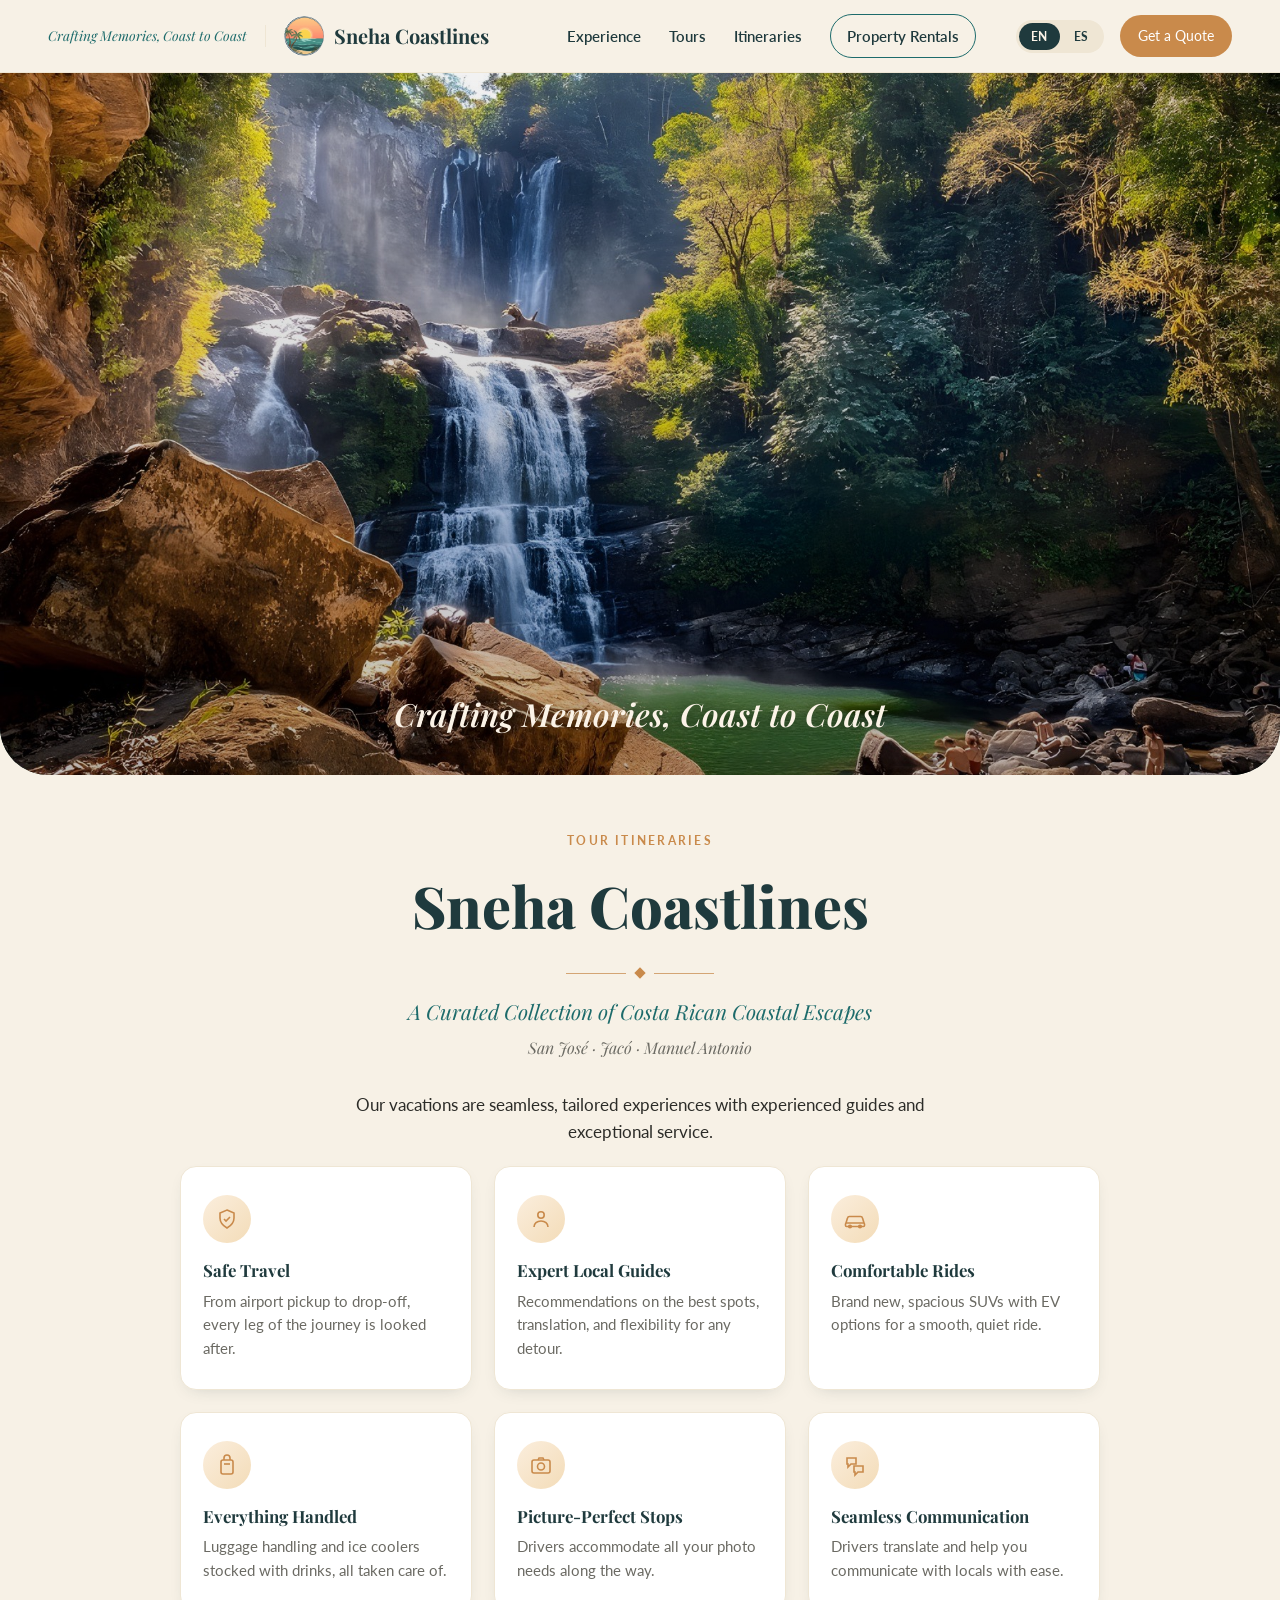
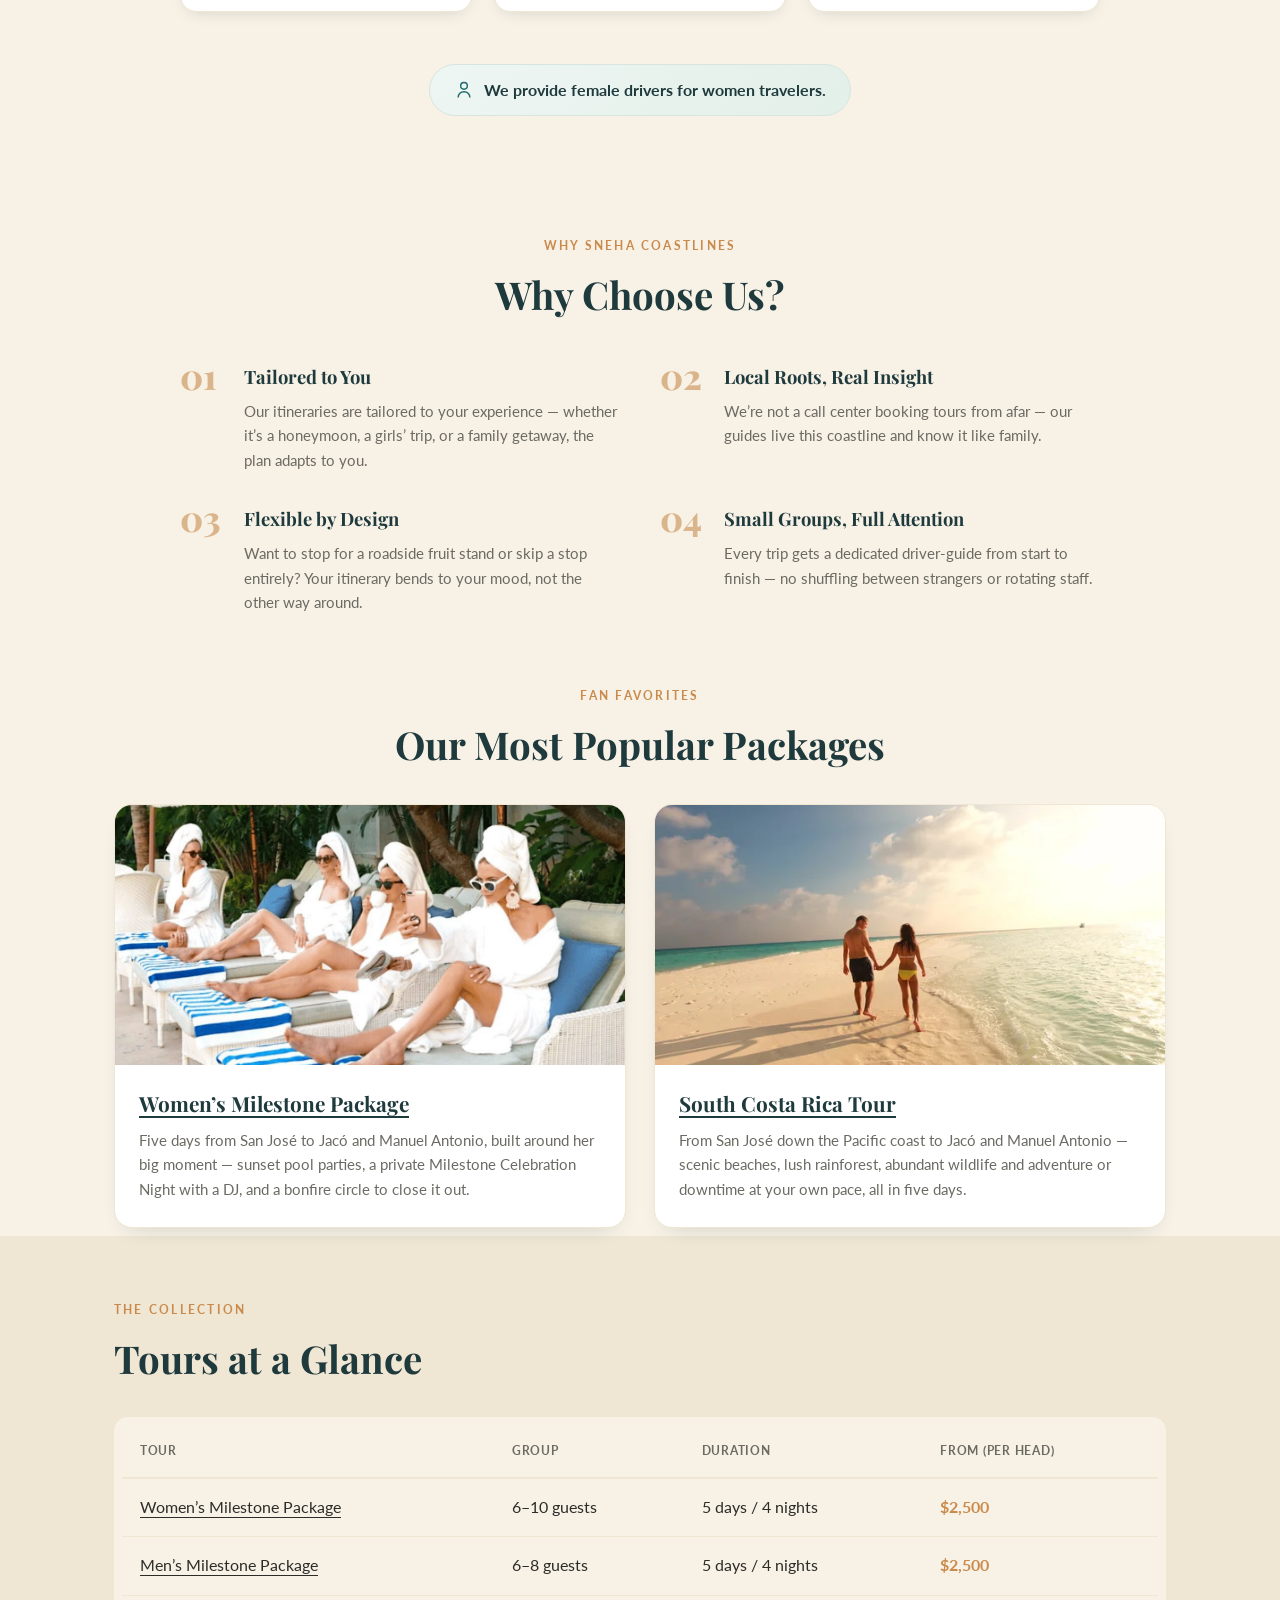
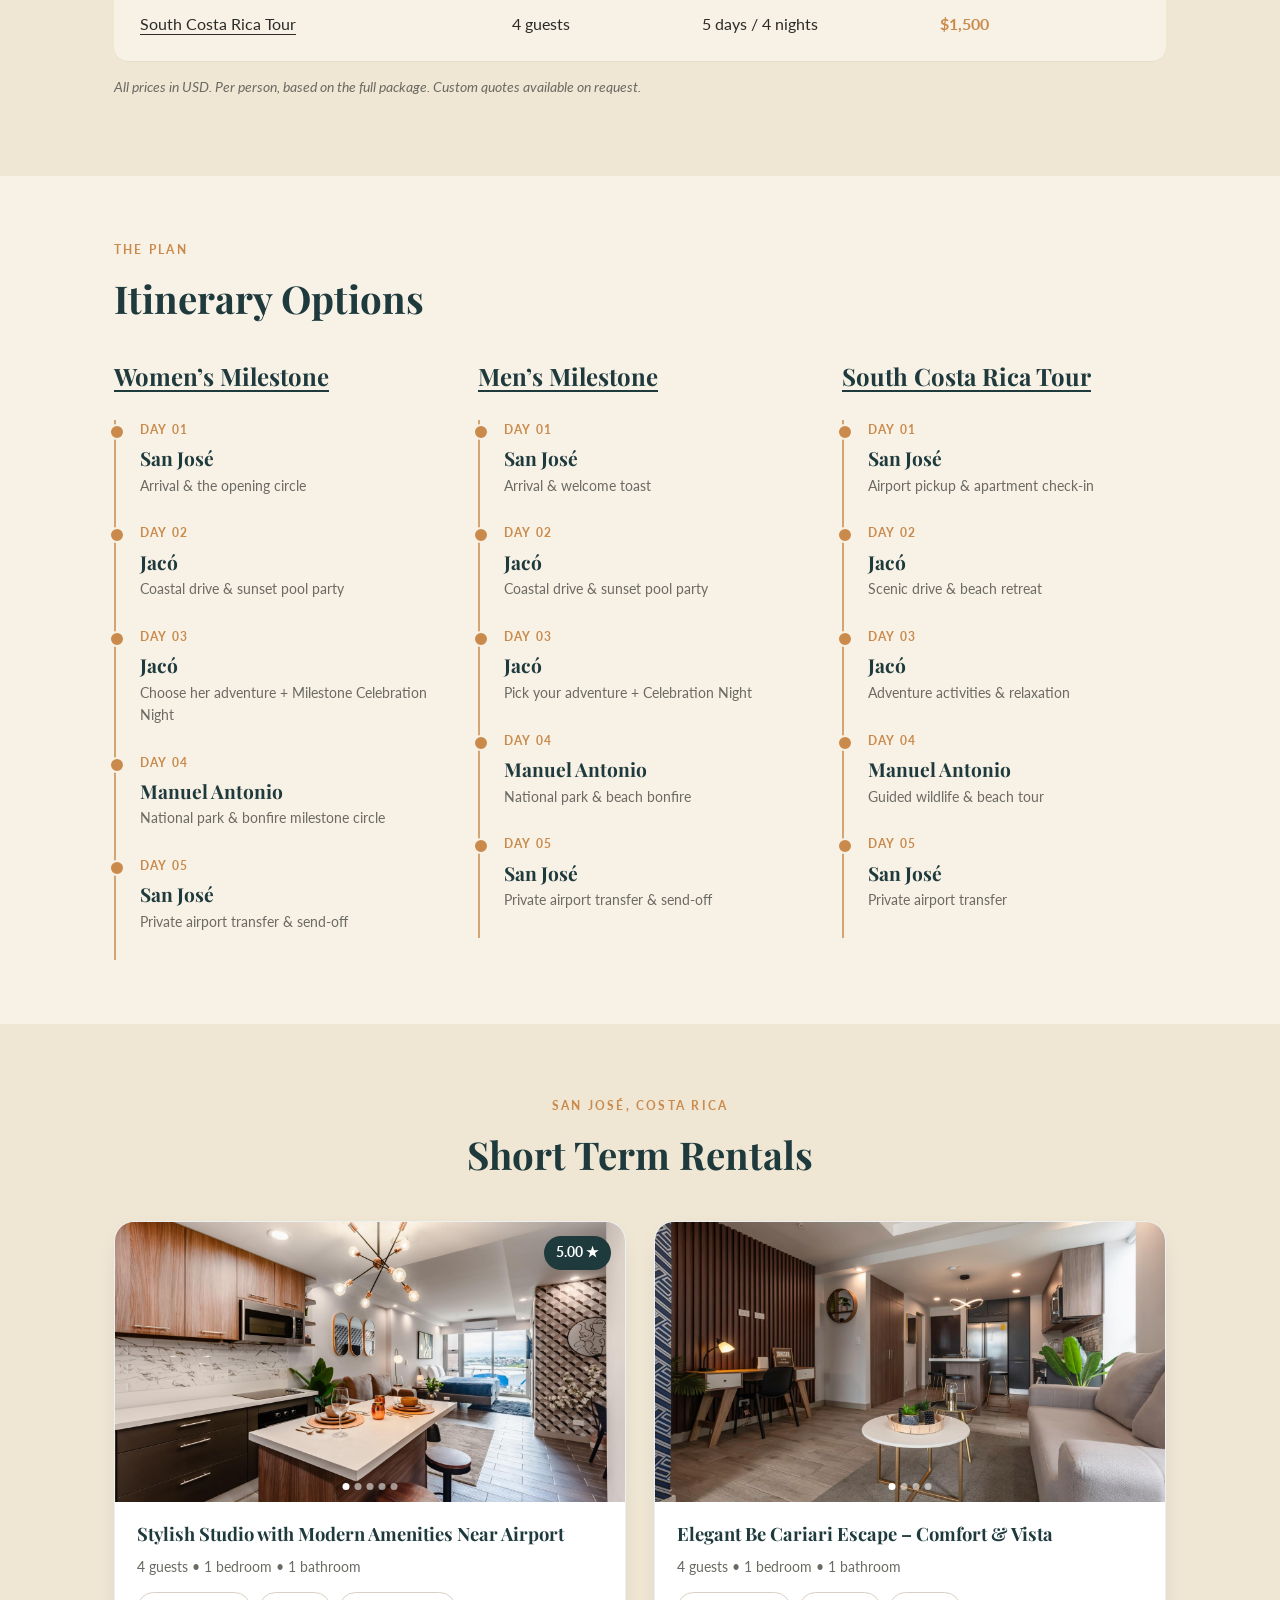
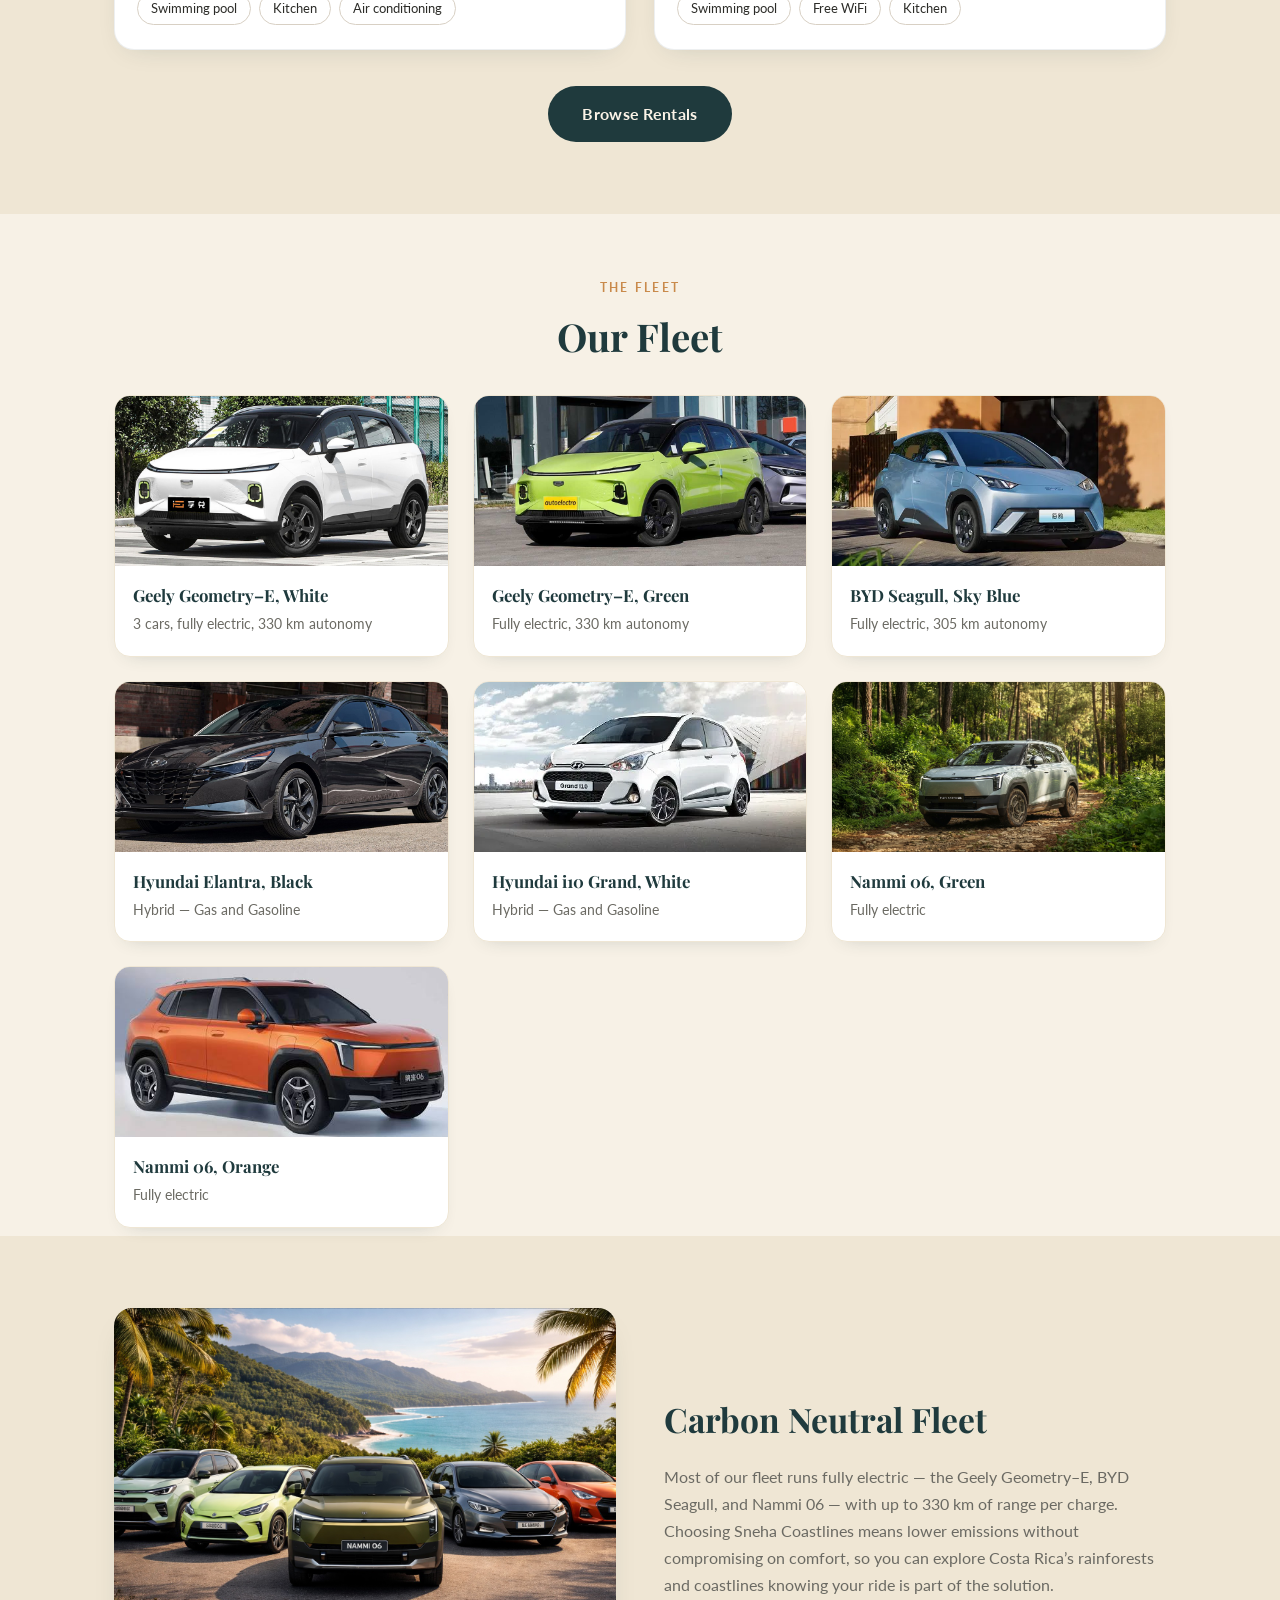
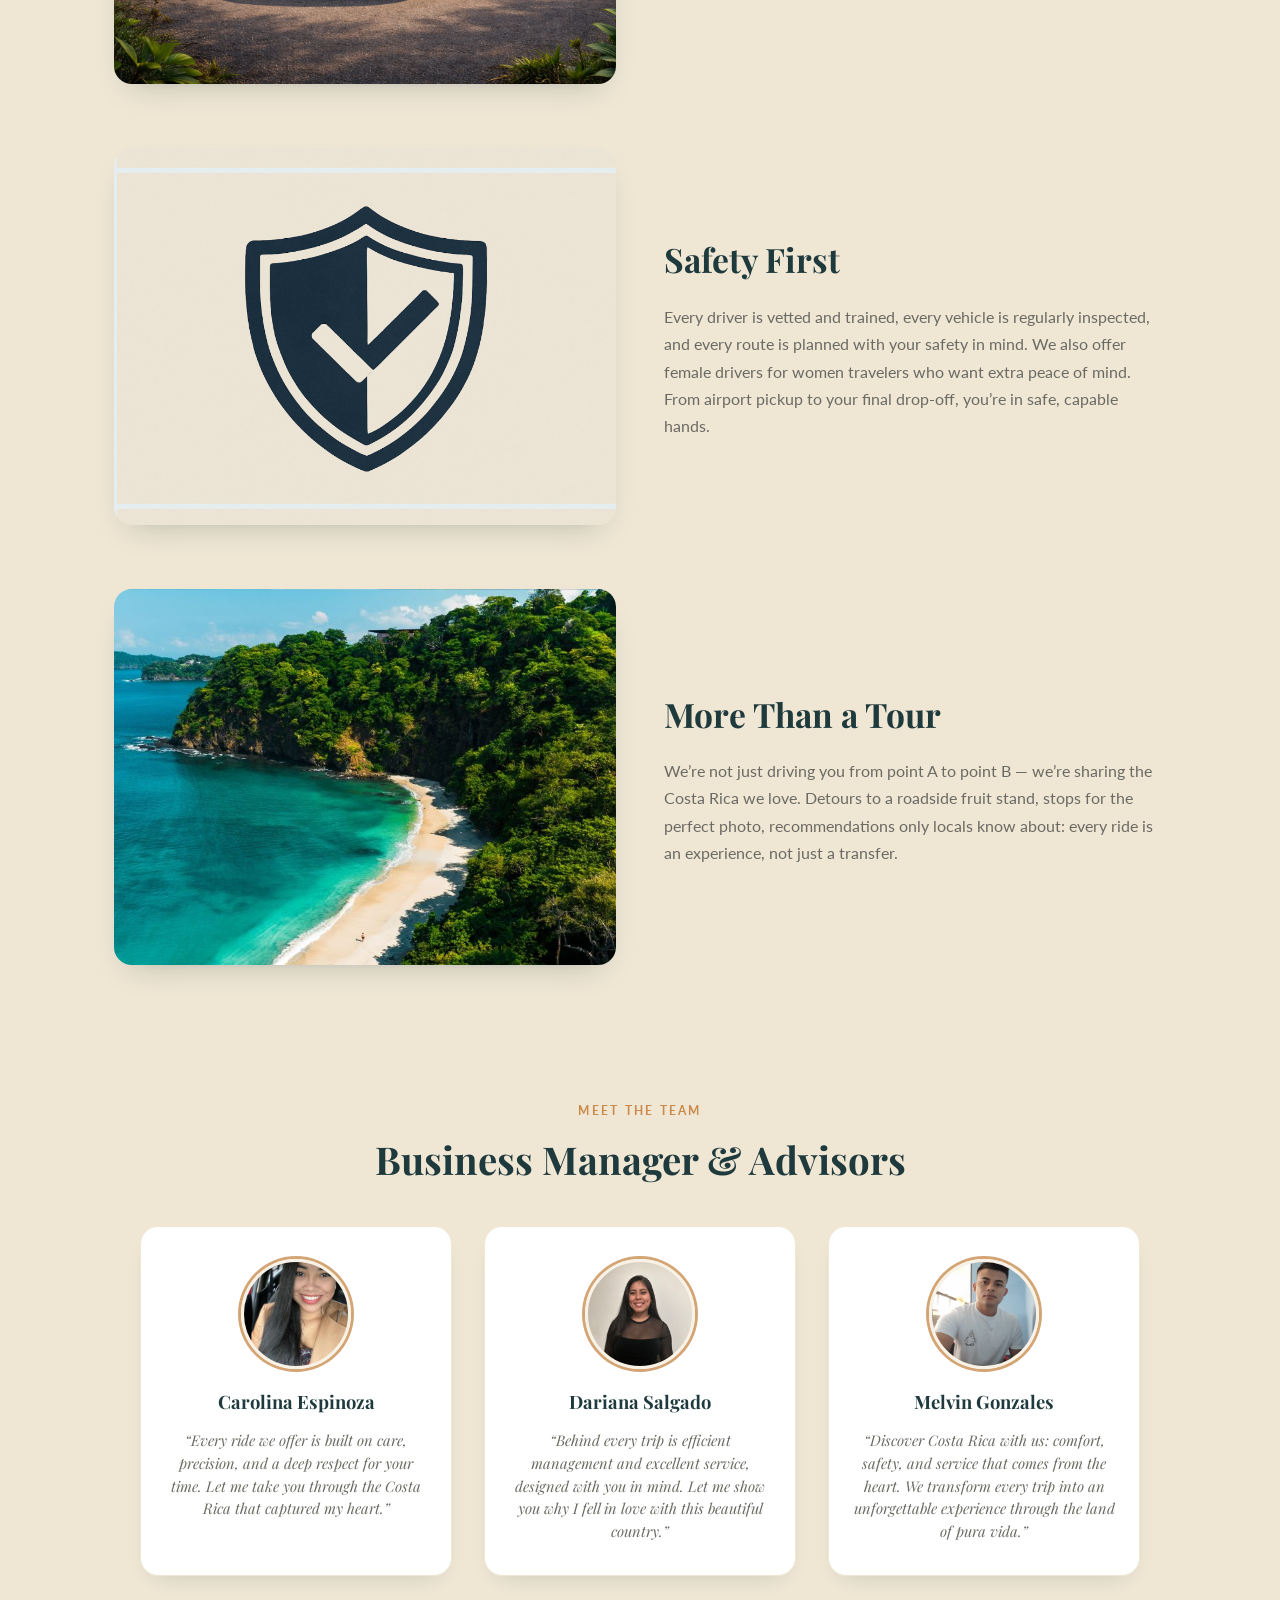
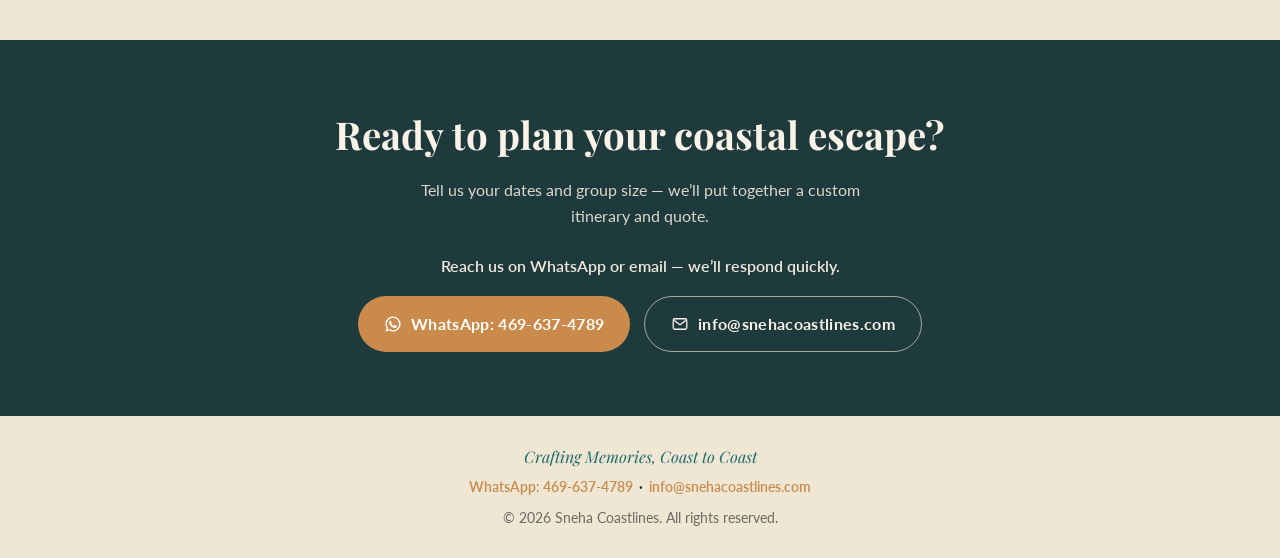
<file: index.html>
<!DOCTYPE html>
<html lang="en">
<head>
  <meta charset="UTF-8" />
  <meta name="viewport" content="width=device-width, initial-scale=1.0" />
  <title>Sneha Coastlines | Costa Rican Coastal Tour Itineraries</title>
  <meta name="description" content="Curated Costa Rican coastal escapes — San José, Jacó, Manuel Antonio. Seamless, tailored tours with expert local guides." />
  <link rel="preconnect" href="https://fonts.googleapis.com">
  <link rel="preconnect" href="https://fonts.gstatic.com" crossorigin>
  <link href="https://fonts.googleapis.com/css2?family=Playfair+Display:wght@600;700;800&family=Lato:wght@300;400;600;700&display=swap" rel="stylesheet">
  <link rel="stylesheet" href="styles.css?v=3" />
</head>
<body>

  <header class="site-header">
    <div class="container header-inner">
      <div class="header-left">
        <p class="header-tagline" data-i18n="header.tagline">Crafting Memories, Coast to Coast</p>
        <a href="#" class="logo">
          <img class="logo-badge" src="assets/images/logo-icon.png" width="40" height="40" alt="Sneha Coastlines logo" />
          <span class="logo-text">Sneha Coastlines</span>
        </a>
      </div>
      <nav class="main-nav" id="main-nav">
        <a href="#experience" data-i18n="nav.experience">Experience</a>
        <a href="#tours">Tours</a>
        <a href="#itineraries" data-i18n="nav.itineraries">Itineraries</a>
        <a href="#rentals" class="nav-rentals-btn" data-i18n="nav.rentals">Property Rentals</a>
      </nav>
      <div class="lang-toggle" role="group" aria-label="Language selector">
        <button type="button" class="lang-btn active" data-lang="en">EN</button>
        <button type="button" class="lang-btn" data-lang="es">ES</button>
      </div>
      <a href="#contact" class="nav-cta" data-i18n="nav.cta">Get a Quote</a>
      <button class="nav-toggle" id="nav-toggle" aria-label="Toggle navigation" aria-expanded="false">
        <span></span><span></span><span></span>
      </button>
    </div>
  </header>

  <main>
    <!-- HERO -->
    <section class="hero" id="hero-carousel">
      <div class="hero-slide active" style="background-image: url('assets/images/hero-waterfall.jpg');"></div>
      <div class="hero-slide" style="background-image: url('assets/images/hero-volcano.jpg');"></div>
      <div class="hero-slide" style="background-image: url('assets/images/hero-beach.jpg');"></div>
      <div class="hero-slide" style="background-image: url('assets/images/hero-cove.jpg');"></div>
      <div class="hero-overlay"></div>
      <p class="hero-tagline" data-i18n="header.tagline">Crafting Memories, Coast to Coast</p>
    </section>

    <section class="intro container" id="experience">
      <p class="eyebrow" data-i18n="hero.eyebrow">Tour Itineraries</p>
      <h1>Sneha Coastlines</h1>
      <div class="divider" aria-hidden="true"><span></span><i></i><span></span></div>
      <p class="subtitle" data-i18n="hero.subtitle">A Curated Collection of Costa Rican Coastal Escapes</p>
      <p class="locations">San José &middot; Jacó &middot; Manuel Antonio</p>

      <p class="lede" data-i18n="hero.lede">Our vacations are seamless, tailored experiences with experienced guides and exceptional service.</p>

      <div class="feature-grid">
        <div class="feature-card">
          <span class="feature-icon" aria-hidden="true">
            <svg viewBox="0 0 24 24" fill="none" stroke="currentColor" stroke-width="1.6"><path d="M12 3l7 3v5c0 5-3.5 8-7 10-3.5-2-7-5-7-10V6l7-3z"/><path d="M9 12l2 2 4-4"/></svg>
          </span>
          <h3 data-i18n="feature.safe.title">Safe Travel</h3>
          <p data-i18n="feature.safe.desc">From airport pickup to drop-off, every leg of the journey is looked after.</p>
        </div>

        <div class="feature-card">
          <span class="feature-icon" aria-hidden="true">
            <svg viewBox="0 0 24 24" fill="none" stroke="currentColor" stroke-width="1.6"><circle cx="12" cy="8" r="3.2"/><path d="M5 20c0-3.5 3-6 7-6s7 2.5 7 6"/></svg>
          </span>
          <h3 data-i18n="feature.guides.title">Expert Local Guides</h3>
          <p data-i18n="feature.guides.desc">Recommendations on the best spots, translation, and flexibility for any detour.</p>
        </div>

        <div class="feature-card">
          <span class="feature-icon" aria-hidden="true">
            <svg viewBox="0 0 24 24" fill="none" stroke="currentColor" stroke-width="1.6"><path d="M3 16l1.5-5A2 2 0 0 1 6.4 9.5h11.2a2 2 0 0 1 1.9 1.5L21 16"/><rect x="2.5" y="16" width="19" height="3.5" rx="1"/><circle cx="7" cy="19.5" r="1.3"/><circle cx="17" cy="19.5" r="1.3"/></svg>
          </span>
          <h3 data-i18n="feature.rides.title">Comfortable Rides</h3>
          <p data-i18n="feature.rides.desc">Brand new, spacious SUVs with EV options for a smooth, quiet ride.</p>
        </div>

        <div class="feature-card">
          <span class="feature-icon" aria-hidden="true">
            <svg viewBox="0 0 24 24" fill="none" stroke="currentColor" stroke-width="1.6"><rect x="6" y="7" width="12" height="14" rx="2"/><path d="M9 7V5a3 3 0 0 1 6 0v2"/><path d="M9 11h6"/></svg>
          </span>
          <h3 data-i18n="feature.handled.title">Everything Handled</h3>
          <p data-i18n="feature.handled.desc">Luggage handling and ice coolers stocked with drinks, all taken care of.</p>
        </div>

        <div class="feature-card">
          <span class="feature-icon" aria-hidden="true">
            <svg viewBox="0 0 24 24" fill="none" stroke="currentColor" stroke-width="1.6"><rect x="3" y="7" width="18" height="13" rx="2"/><circle cx="12" cy="13.5" r="3.5"/><path d="M9 7l1-2h4l1 2"/></svg>
          </span>
          <h3 data-i18n="feature.photos.title">Picture-Perfect Stops</h3>
          <p data-i18n="feature.photos.desc">Drivers accommodate all your photo needs along the way.</p>
        </div>

        <div class="feature-card">
          <span class="feature-icon" aria-hidden="true">
            <svg viewBox="0 0 24 24" fill="none" stroke="currentColor" stroke-width="1.6"><path d="M4 5h9v6H8l-3 3v-3H4z"/><path d="M11 13h9v6h-5l-3 3v-3h-1z"/></svg>
          </span>
          <h3 data-i18n="feature.comm.title">Seamless Communication</h3>
          <p data-i18n="feature.comm.desc">Drivers translate and help you communicate with locals with ease.</p>
        </div>
      </div>

      <p class="callout">
        <span class="callout-icon" aria-hidden="true">
          <svg viewBox="0 0 24 24" fill="none" stroke="currentColor" stroke-width="1.7"><circle cx="12" cy="7" r="4"/><path d="M5 21c0-4 3-7 7-7s7 3 7 7"/></svg>
        </span>
        <span data-i18n="callout.text">We provide female drivers for women travelers.</span>
      </p>
    </section>

    <!-- WHY CHOOSE US -->
    <section class="why" id="why">
      <div class="container">
        <p class="eyebrow" data-i18n="why.eyebrow">Why Sneha Coastlines</p>
        <h2 data-i18n="why.heading">Why Choose Us?</h2>

        <div class="why-grid">
          <div class="why-item">
            <span class="why-number">01</span>
            <h3 data-i18n="why.tailored.title">Tailored to You</h3>
            <p data-i18n="why.tailored.desc">Our itineraries are tailored to your experience &mdash; whether it&rsquo;s a honeymoon, a girls&rsquo; trip, or a family getaway, the plan adapts to you.</p>
          </div>

          <div class="why-item">
            <span class="why-number">02</span>
            <h3 data-i18n="why.local.title">Local Roots, Real Insight</h3>
            <p data-i18n="why.local.desc">We&rsquo;re not a call center booking tours from afar &mdash; our guides live this coastline and know it like family.</p>
          </div>

          <div class="why-item">
            <span class="why-number">03</span>
            <h3 data-i18n="why.flexible.title">Flexible by Design</h3>
            <p data-i18n="why.flexible.desc">Want to stop for a roadside fruit stand or skip a stop entirely? Your itinerary bends to your mood, not the other way around.</p>
          </div>

          <div class="why-item">
            <span class="why-number">04</span>
            <h3 data-i18n="why.attention.title">Small Groups, Full Attention</h3>
            <p data-i18n="why.attention.desc">Every trip gets a dedicated driver-guide from start to finish &mdash; no shuffling between strangers or rotating staff.</p>
          </div>
        </div>
      </div>
    </section>

    <!-- POPULAR PACKAGES -->
    <section class="popular" id="popular">
      <div class="container">
        <p class="eyebrow" data-i18n="popular.eyebrow">Fan Favorites</p>
        <h2 data-i18n="popular.heading">Our Most Popular Packages</h2>

        <div class="popular-grid">
          <article class="popular-card">
            <div class="popular-image" style="background-image: url('assets/images/ladies-coastal-escape.jpg');" role="img" aria-label="A group of friends in white robes relaxing poolside under fringed umbrellas"></div>
            <div class="popular-body">
              <h3><a href="womens-milestone.html" data-i18n="popular.women.title">Women&rsquo;s Milestone Package</a></h3>
              <p data-i18n="popular.women.desc">Five days from San José to Jacó and Manuel Antonio, built around her big moment &mdash; sunset pool parties, a private Milestone Celebration Night with a DJ, and a bonfire circle to close it out.</p>
            </div>
          </article>

          <article class="popular-card">
            <div class="popular-image" style="background-image: url('assets/images/honeymoon-vacation.jpg');" role="img" aria-label="A couple holding hands and walking along a sandy beach at sunset"></div>
            <div class="popular-body">
              <h3><a href="south-costa-rica.html" data-i18n="popular.south.title">South Costa Rica Tour</a></h3>
              <p data-i18n="popular.south.desc">From San José down the Pacific coast to Jacó and Manuel Antonio &mdash; scenic beaches, lush rainforest, abundant wildlife and adventure or downtime at your own pace, all in five days.</p>
            </div>
          </article>
        </div>
      </div>
    </section>

    <!-- TOURS AT A GLANCE -->
    <section class="tours" id="tours">
      <div class="container">
        <p class="eyebrow" data-i18n="tours.eyebrow">The Collection</p>
        <h2 data-i18n="tours.heading">Tours at a Glance</h2>

        <div class="table-wrap">
          <table class="tours-table">
            <thead>
              <tr>
                <th>Tour</th>
                <th data-i18n="tours.th.group">Group</th>
                <th data-i18n="tours.th.duration">Duration</th>
                <th data-i18n="tours.th.price">From (Per head)</th>
              </tr>
            </thead>
            <tbody>
              <tr>
                <td><a href="womens-milestone.html" data-i18n="popular.women.title">Women&rsquo;s Milestone Package</a></td>
                <td data-i18n="guests.610">6&ndash;10 guests</td>
                <td data-i18n="duration.5d4n">5 days / 4 nights</td>
                <td class="price">$2,500</td>
              </tr>
              <tr>
                <td><a href="mens-milestone.html" data-i18n="tours.men.name">Men&rsquo;s Milestone Package</a></td>
                <td data-i18n="guests.68">6&ndash;8 guests</td>
                <td data-i18n="duration.5d4n">5 days / 4 nights</td>
                <td class="price">$2,500</td>
              </tr>
              <tr>
                <td><a href="south-costa-rica.html" data-i18n="popular.south.title">South Costa Rica Tour</a></td>
                <td data-i18n="guests.4">4 guests</td>
                <td data-i18n="duration.5d4n">5 days / 4 nights</td>
                <td class="price">$1,500</td>
              </tr>
            </tbody>
          </table>
        </div>
        <p class="fine-print" data-i18n="tours.finePrint">All prices in USD. Per person, based on the full package. Custom quotes available on request.</p>
      </div>
    </section>

    <!-- ITINERARY OPTIONS -->
    <section class="itineraries" id="itineraries">
      <div class="container">
        <p class="eyebrow" data-i18n="itin.eyebrow">The Plan</p>
        <h2 data-i18n="itin.heading">Itinerary Options</h2>

        <div class="routes">
          <div class="route">
            <h3><a href="womens-milestone.html" data-i18n="itin.women">Women&rsquo;s Milestone</a></h3>
            <ol class="timeline">
              <li><span class="day" data-i18n="day.01">Day 01</span><span class="place"><span>San José</span> <small data-i18n="itin.w1">Arrival &amp; the opening circle</small></span></li>
              <li><span class="day" data-i18n="day.02">Day 02</span><span class="place"><span>Jacó</span> <small data-i18n="itin.w2">Coastal drive &amp; sunset pool party</small></span></li>
              <li><span class="day" data-i18n="day.03">Day 03</span><span class="place"><span>Jacó</span> <small data-i18n="itin.w3">Choose her adventure + Milestone Celebration Night</small></span></li>
              <li><span class="day" data-i18n="day.04">Day 04</span><span class="place"><span>Manuel Antonio</span> <small data-i18n="itin.w4">National park &amp; bonfire milestone circle</small></span></li>
              <li><span class="day" data-i18n="day.05">Day 05</span><span class="place"><span>San José</span> <small data-i18n="itin.w5">Private airport transfer &amp; send-off</small></span></li>
            </ol>
          </div>

          <div class="route">
            <h3><a href="mens-milestone.html" data-i18n="itin.men">Men&rsquo;s Milestone</a></h3>
            <ol class="timeline">
              <li><span class="day" data-i18n="day.01">Day 01</span><span class="place"><span>San José</span> <small data-i18n="itin.m1">Arrival &amp; welcome toast</small></span></li>
              <li><span class="day" data-i18n="day.02">Day 02</span><span class="place"><span>Jacó</span> <small data-i18n="itin.m2">Coastal drive &amp; sunset pool party</small></span></li>
              <li><span class="day" data-i18n="day.03">Day 03</span><span class="place"><span>Jacó</span> <small data-i18n="itin.m3">Pick your adventure + Celebration Night</small></span></li>
              <li><span class="day" data-i18n="day.04">Day 04</span><span class="place"><span>Manuel Antonio</span> <small data-i18n="itin.m4">National park &amp; beach bonfire</small></span></li>
              <li><span class="day" data-i18n="day.05">Day 05</span><span class="place"><span>San José</span> <small data-i18n="itin.m5">Private airport transfer &amp; send-off</small></span></li>
            </ol>
          </div>

          <div class="route">
            <h3><a href="south-costa-rica.html" data-i18n="itin.south">South Costa Rica Tour</a></h3>
            <ol class="timeline">
              <li><span class="day" data-i18n="day.01">Day 01</span><span class="place"><span>San José</span> <small data-i18n="itin.s1">Airport pickup &amp; apartment check-in</small></span></li>
              <li><span class="day" data-i18n="day.02">Day 02</span><span class="place"><span>Jacó</span> <small data-i18n="itin.s2">Scenic drive &amp; beach retreat</small></span></li>
              <li><span class="day" data-i18n="day.03">Day 03</span><span class="place"><span>Jacó</span> <small data-i18n="itin.s3">Adventure activities &amp; relaxation</small></span></li>
              <li><span class="day" data-i18n="day.04">Day 04</span><span class="place"><span>Manuel Antonio</span> <small data-i18n="itin.s4">Guided wildlife &amp; beach tour</small></span></li>
              <li><span class="day" data-i18n="day.05">Day 05</span><span class="place"><span>San José</span> <small data-i18n="itin.s5">Private airport transfer</small></span></li>
            </ol>
          </div>
        </div>
      </div>
    </section>

    <!-- SHORT TERM RENTALS -->
    <section class="rentals" id="rentals">
      <div class="container">
        <p class="eyebrow" data-i18n="rentals.eyebrow">San José, Costa Rica</p>
        <h2 data-i18n="rentals.heading">Our Top Properties</h2>

        <div class="rentals-grid">

          <a class="rental-card" href="https://rentals.snehacoastlines.com/listings/566043" target="_blank" rel="noopener">
            <div class="rental-image" style="background-image: url('assets/images/rentals/property-2.jpg');" role="img" aria-label="Stylish Studio with Modern Amenities Near Airport">
              <div class="rental-rating">5.00 &#9733;</div>
              <div class="rental-dots"><span class="dot active"></span><span class="dot"></span><span class="dot"></span><span class="dot"></span><span class="dot"></span></div>
            </div>
            <div class="rental-body">
              <h3>Stylish Studio with Modern Amenities Near Airport</h3>
              <p class="rental-stats">4 guests &bull; 1 bedroom &bull; 1 bathroom</p>
              <div class="rental-tags">
                <span>Swimming pool</span>
                <span>Kitchen</span>
                <span>Air conditioning</span>
              </div>
            </div>
          </a>

          <a class="rental-card" href="https://rentals.snehacoastlines.com/listings/566044" target="_blank" rel="noopener">
            <div class="rental-image" style="background-image: url('assets/images/rentals/property-1.jpg');" role="img" aria-label="Elegant Be Cariari Escape – Comfort & Vista">
              <div class="rental-dots"><span class="dot active"></span><span class="dot"></span><span class="dot"></span><span class="dot"></span></div>
            </div>
            <div class="rental-body">
              <h3>Elegant Be Cariari Escape &ndash; Comfort &amp; Vista</h3>
              <p class="rental-stats">4 guests &bull; 1 bedroom &bull; 1 bathroom</p>
              <div class="rental-tags">
                <span>Swimming pool</span>
                <span>Free WiFi</span>
                <span>Kitchen</span>
              </div>
            </div>
          </a>

        </div>

        <div class="rentals-footer">
          <a href="https://rentals.snehacoastlines.com" target="_blank" rel="noopener" class="rentals-cta" data-i18n="rentals.cta">Browse All Rentals</a>
        </div>
      </div>
    </section>

    <!-- OUR FLEET -->
    <section class="fleet" id="fleet">
      <div class="container">
        <p class="eyebrow" data-i18n="fleet.eyebrow">The Fleet</p>
        <h2 data-i18n="fleet.heading">Our Fleet</h2>

        <div class="fleet-grid">
          <article class="fleet-card">
            <div class="fleet-image" style="background-image: url('assets/images/fleet/geely-geometry-e-white.jpg');" role="img" aria-label="Geely Geometry-E, White"></div>
            <div class="fleet-body">
              <h3>Geely Geometry&ndash;E, White</h3>
              <p data-i18n="fleet.geely.white.spec">3 cars, fully electric, 330 km autonomy</p>
            </div>
          </article>

          <article class="fleet-card">
            <div class="fleet-image" style="background-image: url('assets/images/fleet/geely-geometry-e-green.jpg');" role="img" aria-label="Geely Geometry-E, Green"></div>
            <div class="fleet-body">
              <h3>Geely Geometry&ndash;E, Green</h3>
              <p data-i18n="fleet.geely.green.spec">Fully electric, 330 km autonomy</p>
            </div>
          </article>

          <article class="fleet-card">
            <div class="fleet-image" style="background-image: url('assets/images/fleet/byd-seagull-blue.webp');" role="img" aria-label="BYD Seagull, Sky Blue"></div>
            <div class="fleet-body">
              <h3>BYD Seagull, Sky Blue</h3>
              <p data-i18n="fleet.byd.spec">Fully electric, 305 km autonomy</p>
            </div>
          </article>

          <article class="fleet-card">
            <div class="fleet-image" style="background-image: url('assets/images/fleet/hyundai-elantra-black.jpg');" role="img" aria-label="Hyundai Elantra, Black"></div>
            <div class="fleet-body">
              <h3>Hyundai Elantra, Black</h3>
              <p data-i18n="fleet.hybrid.spec">Hybrid &mdash; Gas and Gasoline</p>
            </div>
          </article>

          <article class="fleet-card">
            <div class="fleet-image" style="background-image: url('assets/images/fleet/hyundai-i10-grand-white.webp');" role="img" aria-label="Hyundai i10 Grand, White"></div>
            <div class="fleet-body">
              <h3>Hyundai i10 Grand, White</h3>
              <p data-i18n="fleet.hybrid.spec">Hybrid &mdash; Gas and Gasoline</p>
            </div>
          </article>

          <article class="fleet-card">
            <div class="fleet-image" style="background-image: url('assets/images/fleet/nammi-06-green.webp');" role="img" aria-label="Nammi 06, Green"></div>
            <div class="fleet-body">
              <h3>Nammi 06, Green</h3>
              <p data-i18n="fleet.nammi.spec">Fully electric</p>
            </div>
          </article>

          <article class="fleet-card">
            <div class="fleet-image" style="background-image: url('assets/images/fleet/nammi-06-orange.jpg');" role="img" aria-label="Nammi 06, Orange"></div>
            <div class="fleet-body">
              <h3>Nammi 06, Orange</h3>
              <p data-i18n="fleet.nammi.spec">Fully electric</p>
            </div>
          </article>
        </div>
      </div>
    </section>

    <!-- VALUE PROPS -->
    <section class="value-props">
      <div class="container">
        <div class="value-row">
          <div class="value-image" style="background-image: url('assets/images/fleet/fleet-lineup-sunset.jpg');" role="img" aria-label="Our fleet of electric vehicles parked overlooking a tropical coastline at sunset"></div>
          <div class="value-text">
            <h2 data-i18n="value.carbon.title">Carbon Neutral Fleet</h2>
            <p data-i18n="value.carbon.desc">Most of our fleet runs fully electric — the Geely Geometry&ndash;E, BYD Seagull, and Nammi 06 — with up to 330 km of range per charge. Choosing Sneha Coastlines means lower emissions without compromising on comfort, so you can explore Costa Rica&rsquo;s rainforests and coastlines knowing your ride is part of the solution.</p>
          </div>
        </div>

        <div class="value-row">
          <div class="value-image" style="background-image: url('assets/images/safety-shield.png'); background-size: contain; background-color: #ede4d3;" role="img" aria-label="Shield with checkmark representing safety"></div>
          <div class="value-text">
            <h2 data-i18n="value.safety.title">Safety First</h2>
            <p data-i18n="value.safety.desc">Every driver is vetted and trained, every vehicle is regularly inspected, and every route is planned with your safety in mind. We also offer female drivers for women travelers who want extra peace of mind. From airport pickup to your final drop-off, you&rsquo;re in safe, capable hands.</p>
          </div>
        </div>

        <div class="value-row">
          <div class="value-image" style="background-image: url('assets/images/costa-rica-aerial-beach.jpg');" role="img" aria-label="Aerial view of a secluded Costa Rican beach surrounded by rainforest"></div>
          <div class="value-text">
            <h2 data-i18n="value.more.title">More Than a Tour</h2>
            <p data-i18n="value.more.desc">We&rsquo;re not just driving you from point A to point B — we&rsquo;re sharing the Costa Rica we love. Detours to a roadside fruit stand, stops for the perfect photo, recommendations only locals know about: every ride is an experience, not just a transfer.</p>
          </div>
        </div>
      </div>
    </section>

    <!-- TEAM -->
    <section class="team" id="team">
      <div class="container">
        <p class="eyebrow" data-i18n="team.eyebrow">Meet the Team</p>
        <h2 data-i18n="team.heading">Business Manager &amp; Advisors</h2>

        <div class="team-grid">
          <article class="team-card">
            <div class="team-photo" style="background-image: url('assets/images/team/carolina-espinoza.jpg'); background-position: center 30%;" role="img" aria-label="Carolina Espinoza"></div>
            <h3>Carolina Espinoza</h3>
            <blockquote data-i18n="team.carolina.quote">&ldquo;Every ride we offer is built on care, precision, and a deep respect for your time. Let me take you through the Costa Rica that captured my heart.&rdquo;</blockquote>
          </article>

          <article class="team-card">
            <div class="team-photo" style="background-image: url('assets/images/team/dariana-salgado.jpg');" role="img" aria-label="Dariana Salgado"></div>
            <h3>Dariana Salgado</h3>
            <blockquote data-i18n="team.dariana.quote">&ldquo;Behind every trip is efficient management and excellent service, designed with you in mind. Let me show you why I fell in love with this beautiful country.&rdquo;</blockquote>
          </article>

          <article class="team-card">
            <div class="team-photo" style="background-image: url('assets/images/team/melvin-gonzales.jpg');" role="img" aria-label="Melvin Gonzales"></div>
            <h3>Melvin Gonzales</h3>
            <blockquote data-i18n="team.melvin.quote">&ldquo;Discover Costa Rica with us: comfort, safety, and service that comes from the heart. We transform every trip into an unforgettable experience through the land of pura vida.&rdquo;</blockquote>
          </article>
        </div>
      </div>
    </section>

    <!-- CONTACT / CTA -->
    <section class="contact" id="contact">
      <div class="container contact-inner">
        <h2 data-i18n="contact.heading">Ready to plan your coastal escape?</h2>
        <p data-i18n="contact.body">Tell us your dates and group size — we&rsquo;ll put together a custom itinerary and quote.</p>
        <p class="contact-line" data-i18n="contact.line">Reach us on WhatsApp or email — we&rsquo;ll respond quickly.</p>
        <div class="contact-links">
          <a class="cta-button" href="https://wa.me/14696374789" target="_blank" rel="noopener">
            <svg viewBox="0 0 24 24" width="18" height="18" fill="currentColor" aria-hidden="true"><path d="M12 2a10 10 0 0 0-8.6 15.1L2 22l5.1-1.3A10 10 0 1 0 12 2zm0 18.2a8.2 8.2 0 0 1-4.2-1.1l-.3-.2-3 .8.8-2.9-.2-.3A8.2 8.2 0 1 1 12 20.2zm4.5-6.1c-.2-.1-1.5-.7-1.7-.8-.2-.1-.4-.1-.6.1-.2.2-.6.8-.8 1-.1.2-.3.2-.5.1-1.3-.6-2.2-1.1-3.1-2.6-.2-.3 0-.5.1-.7l.4-.5c.1-.2.1-.4 0-.6-.1-.2-.6-1.4-.8-1.9-.2-.5-.4-.4-.6-.4h-.5c-.2 0-.5.1-.7.3-.2.2-.9.9-.9 2.2 0 1.3.9 2.5 1 2.7.1.2 1.8 2.8 4.4 3.8 2.1.8 2.5.6 3 .6.5-.1 1.5-.6 1.7-1.2.2-.6.2-1.1.1-1.2-.1-.1-.3-.2-.5-.3z"/></svg>
            WhatsApp: 469-637-4789
          </a>
          <a class="cta-button cta-button-alt" href="mailto:info@snehacoastlines.com">
            <svg viewBox="0 0 24 24" width="18" height="18" fill="none" stroke="currentColor" stroke-width="1.7" aria-hidden="true"><rect x="3" y="5" width="18" height="14" rx="2"/><path d="M4 7l8 6 8-6"/></svg>
            info@snehacoastlines.com
          </a>
        </div>
      </div>
    </section>
  </main>

  <footer class="site-footer">
    <div class="container footer-inner">
      <p class="footer-tagline" data-i18n="footer.tagline">Crafting Memories, Coast to Coast</p>
      <p class="footer-contact">
        <a href="https://wa.me/14696374789" target="_blank" rel="noopener">WhatsApp: 469-637-4789</a>
        &nbsp;&middot;&nbsp;
        <a href="mailto:info@snehacoastlines.com">info@snehacoastlines.com</a>
      </p>
      <p class="footer-copy">&copy; <span id="year"></span> Sneha Coastlines. <span data-i18n="footer.rights">All rights reserved.</span></p>
    </div>
  </footer>

  <script src="script.js?v=3"></script>
</body>
</html>
</file>
<file: styles.css>
:root {
  --cream: #f7f1e6;
  --cream-dark: #efe6d4;
  --teal: #1f3a3d;
  --teal-light: #1d6b6b;
  --gold: #d4a574;
  --gold-dark: #c98a4b;
  --text: #2c2c28;
  --muted: #6b6a63;
  --font-display: "Playfair Display", Georgia, serif;
  --font-body: "Lato", -apple-system, BlinkMacSystemFont, sans-serif;
  --max-width: 1100px;
}

* { box-sizing: border-box; }

html { scroll-behavior: smooth; }

body {
  margin: 0;
  font-family: var(--font-body);
  color: var(--text);
  background: var(--cream);
  line-height: 1.6;
}

.container {
  max-width: var(--max-width);
  margin: 0 auto;
  padding: 0 24px;
}

h1, h2, h3 {
  font-family: var(--font-display);
  color: var(--teal);
  margin: 0;
}

a { color: inherit; text-decoration: none; }

.eyebrow {
  text-transform: uppercase;
  letter-spacing: 0.18em;
  font-size: 0.78rem;
  color: var(--gold-dark);
  font-weight: 700;
  margin: 0 0 8px;
}

/* HEADER */
.site-header {
  position: sticky;
  top: 0;
  z-index: 50;
  background: rgba(247, 241, 230, 0.95);
  backdrop-filter: blur(6px);
  border-bottom: 1px solid var(--cream-dark);
}

.header-inner {
  display: flex;
  align-items: center;
  justify-content: space-between;
  max-width: none;
  padding: 14px 48px;
}

.header-left {
  display: flex;
  align-items: center;
  gap: 18px;
}

.header-tagline {
  font-family: var(--font-display);
  font-style: italic;
  font-size: 0.85rem;
  color: var(--teal-light);
  margin: 0;
  padding-right: 18px;
  border-right: 1px solid var(--cream-dark);
  white-space: nowrap;
}

.logo {
  display: flex;
  align-items: center;
  gap: 10px;
}

.logo-badge {
  display: block;
  border-radius: 50%;
  object-fit: cover;
}

.logo-text {
  font-family: var(--font-display);
  font-weight: 700;
  font-size: 1.25rem;
  color: var(--teal);
}

.main-nav {
  display: flex;
  align-items: center;
  gap: 28px;
  margin-left: auto;
  margin-right: 40px;
}

.main-nav a {
  font-weight: 600;
  font-size: 0.95rem;
  color: var(--teal);
}

.nav-cta {
  background: var(--gold-dark);
  color: #fff !important;
  padding: 10px 18px;
  border-radius: 999px;
  font-size: 0.88rem;
}

.nav-rentals-btn {
  background: transparent;
  color: var(--teal) !important;
  padding: 9px 16px;
  border-radius: 999px;
  font-size: 0.88rem;
  border: 1.5px solid var(--teal-light);
  white-space: nowrap;
  transition: background 0.15s ease, color 0.15s ease;
}

.nav-rentals-btn:hover {
  background: var(--teal);
  color: #fbf3e7 !important;
}

.lang-toggle {
  display: flex;
  align-items: center;
  background: var(--cream-dark);
  border-radius: 999px;
  padding: 3px;
  gap: 2px;
  margin-right: 16px;
}

.lang-btn {
  border: none;
  background: transparent;
  color: var(--teal);
  font-family: var(--font-body);
  font-weight: 700;
  font-size: 0.78rem;
  letter-spacing: 0.04em;
  padding: 6px 12px;
  border-radius: 999px;
  cursor: pointer;
  transition: background 0.15s ease, color 0.15s ease;
}

.lang-btn.active {
  background: var(--teal);
  color: #fbf3e7;
}

.nav-toggle {
  display: none;
  flex-direction: column;
  justify-content: center;
  gap: 5px;
  background: none;
  border: none;
  cursor: pointer;
  padding: 8px;
}

.nav-toggle span {
  display: block;
  width: 24px;
  height: 2px;
  background: var(--teal);
}

/* HERO */
.hero {
  position: relative;
  height: 78vh;
  min-height: 480px;
  max-height: 760px;
  overflow: hidden;
  border-radius: 0 0 48px 48px;
  background:
    linear-gradient(135deg, #2f6b4f 0%, #1f3a3d 60%),
    repeating-linear-gradient(45deg, rgba(255,255,255,0.04) 0 2px, transparent 2px 14px);
}

.hero-slide {
  position: absolute;
  inset: 0;
  background-size: cover;
  background-position: center;
  background-repeat: no-repeat;
  transform-origin: center center;
  opacity: 0;
  transition: opacity 1.2s ease-in-out;
  animation: hero-zoom 14s ease-in-out infinite alternate;
}

.hero-slide.active {
  opacity: 1;
}

@keyframes hero-zoom {
  from { transform: scale(1); }
  to { transform: scale(1.1); }
}

@media (prefers-reduced-motion: reduce) {
  .hero-slide {
    animation: none;
  }
}

.hero-overlay {
  position: absolute;
  inset: 0;
  background: linear-gradient(to bottom, rgba(0,0,0,0.05), rgba(0,0,0,0.25));
}

.hero-tagline {
  position: absolute;
  left: 50%;
  bottom: 36px;
  transform: translateX(-50%);
  margin: 0;
  font-family: var(--font-display);
  font-style: italic;
  font-weight: 600;
  font-size: clamp(1.3rem, 2.8vw, 2rem);
  color: #fbf3e7;
  text-shadow: 0 2px 12px rgba(0, 0, 0, 0.45);
  text-align: center;
  white-space: nowrap;
}

/* INTRO */
.intro {
  text-align: center;
  padding: 56px 24px 40px;
}

.intro h1 {
  font-size: clamp(2.4rem, 5vw, 3.6rem);
  font-weight: 800;
}

.divider {
  display: flex;
  align-items: center;
  justify-content: center;
  gap: 10px;
  margin: 18px auto;
}

.divider span {
  width: 60px;
  height: 1px;
  background: var(--gold);
}

.divider i {
  width: 8px;
  height: 8px;
  background: var(--gold-dark);
  transform: rotate(45deg);
  display: inline-block;
}

.subtitle {
  font-family: var(--font-display);
  font-style: italic;
  font-size: 1.3rem;
  color: var(--teal-light);
  margin: 0;
}

.locations {
  font-family: var(--font-display);
  font-style: italic;
  color: var(--muted);
  margin: 6px 0 32px;
}

.lede {
  max-width: 640px;
  margin: 0 auto 20px;
  font-size: 1.05rem;
}

.feature-grid {
  display: grid;
  grid-template-columns: repeat(3, 1fr);
  gap: 22px;
  max-width: 920px;
  margin: 0 auto 36px;
  text-align: left;
}

.feature-card {
  background: #fff;
  border: 1px solid var(--cream-dark);
  border-radius: 16px;
  padding: 28px 22px;
  box-shadow: 0 6px 18px -10px rgba(31, 58, 61, 0.25);
  transition: transform 0.2s ease, box-shadow 0.2s ease;
}

.feature-card:hover {
  transform: translateY(-4px);
  box-shadow: 0 14px 26px -12px rgba(31, 58, 61, 0.3);
}

.feature-icon {
  display: inline-flex;
  align-items: center;
  justify-content: center;
  width: 48px;
  height: 48px;
  border-radius: 50%;
  background: linear-gradient(135deg, #fbeedd, #f3dcb8);
  color: var(--gold-dark);
  margin-bottom: 14px;
}

.feature-icon svg {
  width: 24px;
  height: 24px;
}

.feature-card h3 {
  font-size: 1.05rem;
  margin-bottom: 6px;
}

.feature-card p {
  margin: 0;
  font-size: 0.92rem;
  color: var(--muted);
}

.callout {
  display: inline-flex;
  align-items: center;
  gap: 10px;
  font-weight: 700;
  color: var(--teal);
  font-size: 1.02rem;
  background: linear-gradient(135deg, #eef6f3, #e3efe9);
  border: 1px solid #d6e6df;
  border-radius: 999px;
  padding: 12px 24px;
}

.callout-icon {
  display: inline-flex;
  color: var(--teal-light);
}

.callout-icon svg {
  width: 20px;
  height: 20px;
}

/* WHY CHOOSE US */
.why {
  padding: 64px 0 8px;
  text-align: center;
}

.why h2 {
  font-size: clamp(1.8rem, 3.4vw, 2.4rem);
  margin-bottom: 36px;
}

.why-grid {
  display: grid;
  grid-template-columns: repeat(2, 1fr);
  gap: 32px 40px;
  text-align: left;
  max-width: 920px;
  margin: 0 auto;
}

.why-item {
  position: relative;
  padding-left: 64px;
}

.why-number {
  position: absolute;
  left: 0;
  top: -4px;
  font-family: var(--font-display);
  font-weight: 800;
  font-size: 2.2rem;
  color: var(--gold);
  opacity: 0.8;
  line-height: 1;
}

.why-item h3 {
  font-size: 1.15rem;
  margin-bottom: 8px;
}

.why-item p {
  margin: 0;
  color: var(--muted);
  font-size: 0.95rem;
}

/* POPULAR PACKAGES */
.popular {
  padding: 64px 0 8px;
  text-align: center;
}

.popular h2 {
  font-size: clamp(1.8rem, 3.4vw, 2.4rem);
  margin-bottom: 28px;
}

.popular-grid {
  display: grid;
  grid-template-columns: repeat(2, 1fr);
  gap: 28px;
  text-align: left;
}

.popular-card {
  background: #fff;
  border-radius: 18px;
  overflow: hidden;
  border: 1px solid var(--cream-dark);
  box-shadow: 0 10px 24px -16px rgba(31, 58, 61, 0.3);
}

.popular-image {
  height: 260px;
  background-color: #e9ddc8;
  background-size: cover;
  background-position: center;
  position: relative;
}

.popular-body {
  padding: 22px 24px 26px;
}

.popular-body h3 {
  font-size: 1.3rem;
  margin-bottom: 8px;
}

.popular-body p {
  margin: 0;
  color: var(--muted);
  font-size: 0.95rem;
}

/* FLEET */
.fleet {
  padding: 64px 0 8px;
  text-align: center;
}

.fleet h2 {
  font-size: clamp(1.8rem, 3.4vw, 2.4rem);
  margin-bottom: 28px;
}

.fleet-grid {
  display: grid;
  grid-template-columns: repeat(3, 1fr);
  gap: 24px;
  text-align: left;
}

.fleet-card {
  background: #fff;
  border-radius: 16px;
  overflow: hidden;
  border: 1px solid var(--cream-dark);
  box-shadow: 0 8px 20px -14px rgba(31, 58, 61, 0.3);
}

.fleet-image {
  height: 170px;
  background-color: #e9ddc8;
  background-size: cover;
  background-position: center;
}

.fleet-body {
  padding: 16px 18px 20px;
}

.fleet-body h3 {
  font-size: 1.05rem;
  margin-bottom: 4px;
}

.fleet-body p {
  margin: 0;
  color: var(--muted);
  font-size: 0.88rem;
}

/* VALUE PROPS */
.value-props {
  padding: 72px 0;
  background: var(--cream-dark);
}

.value-row {
  display: grid;
  grid-template-columns: 1fr 1fr;
  gap: 48px;
  align-items: center;
}

.value-row + .value-row {
  margin-top: 64px;
}

.value-image {
  aspect-ratio: 4 / 3;
  border-radius: 18px;
  background-size: cover;
  background-position: center;
  background-color: #e9ddc8;
  box-shadow: 0 14px 30px -18px rgba(31, 58, 61, 0.35);
}

.value-text h2 {
  font-size: clamp(1.6rem, 3vw, 2.1rem);
  margin-bottom: 16px;
}

.value-text p {
  margin: 0;
  color: var(--muted);
  font-size: 1rem;
  line-height: 1.7;
}

/* TOURS */
.tours {
  background: var(--cream-dark);
  padding: 64px 0;
}

.tours h2, .itineraries h2 {
  font-size: clamp(1.8rem, 3.4vw, 2.4rem);
  margin-bottom: 28px;
}

.table-wrap {
  overflow-x: auto;
  background: var(--cream);
  border-radius: 14px;
  padding: 8px;
  box-shadow: 0 1px 0 rgba(0,0,0,0.04);
}

.tours-table {
  width: 100%;
  border-collapse: collapse;
  min-width: 540px;
}

.tours-table th {
  text-align: left;
  text-transform: uppercase;
  letter-spacing: 0.06em;
  font-size: 0.78rem;
  color: var(--muted);
  padding: 16px 18px;
  border-bottom: 2px solid var(--cream-dark);
}

.tours-table td {
  padding: 16px 18px;
  border-bottom: 1px solid var(--cream-dark);
  font-size: 0.98rem;
}

.tours-table tr:last-child td { border-bottom: none; }

.tours-table .price {
  font-weight: 700;
  color: var(--gold-dark);
}

.fine-print {
  margin-top: 16px;
  font-size: 0.85rem;
  color: var(--muted);
  font-style: italic;
}

/* ITINERARIES */
.itineraries {
  padding: 64px 0;
}

.routes {
  display: grid;
  grid-template-columns: repeat(3, 1fr);
  gap: 40px;
}

.route h3 {
  font-size: 1.5rem;
  margin-bottom: 24px;
}

.timeline {
  list-style: none;
  margin: 0;
  padding: 0;
  border-left: 2px solid var(--gold);
}

.timeline li {
  position: relative;
  padding: 0 0 26px 24px;
}

.timeline li::before {
  content: "";
  position: absolute;
  left: -7px;
  top: 4px;
  width: 12px;
  height: 12px;
  border-radius: 50%;
  background: var(--gold-dark);
  border: 2px solid var(--cream);
}

.timeline .day {
  display: block;
  text-transform: uppercase;
  letter-spacing: 0.1em;
  font-size: 0.75rem;
  color: var(--gold-dark);
  font-weight: 700;
  margin-bottom: 4px;
}

.timeline .place {
  font-family: var(--font-display);
  font-weight: 700;
  font-size: 1.2rem;
  color: var(--teal);
}

.timeline .place small {
  display: block;
  margin-top: 2px;
  font-family: var(--font-body);
  font-weight: 400;
  font-size: 0.85rem;
  color: var(--muted);
}

/* TEAM */
.team {
  padding: 64px 0;
  text-align: center;
  background: var(--cream-dark);
}

.team h2 {
  font-size: clamp(1.8rem, 3.4vw, 2.4rem);
  margin-bottom: 36px;
}

.team-grid {
  display: grid;
  grid-template-columns: repeat(3, 1fr);
  gap: 32px;
  max-width: 1000px;
  margin: 0 auto;
}

.team-card {
  background: #fff;
  border-radius: 18px;
  padding: 32px 24px;
  border: 1px solid var(--cream-dark);
  box-shadow: 0 10px 24px -16px rgba(31, 58, 61, 0.3);
}

.team-photo {
  width: 110px;
  height: 110px;
  border-radius: 50%;
  background-size: cover;
  background-position: center;
  margin: 0 auto 18px;
  border: 3px solid var(--cream);
  box-shadow: 0 0 0 3px var(--gold);
}

.team-card h3 {
  font-size: 1.15rem;
  margin-bottom: 12px;
}

.team-card blockquote {
  margin: 0;
  font-family: var(--font-display);
  font-style: italic;
  font-size: 0.92rem;
  color: var(--muted);
  line-height: 1.55;
}

/* SHORT TERM RENTALS */
.rentals {
  padding: 72px 0;
  background: var(--cream-dark);
  text-align: center;
}

.rentals h2 {
  font-size: clamp(1.8rem, 3.4vw, 2.4rem);
  margin-bottom: 36px;
}

.rentals-grid {
  display: grid;
  grid-template-columns: repeat(2, 1fr);
  gap: 28px;
  text-align: left;
}

.rental-card {
  background: #fff;
  border-radius: 20px;
  overflow: hidden;
  box-shadow: 0 8px 28px -14px rgba(31, 58, 61, 0.22);
  border: 1px solid rgba(31, 58, 61, 0.08);
  display: block;
  transition: transform 0.18s ease, box-shadow 0.18s ease;
}

.rental-card:hover {
  transform: translateY(-4px);
  box-shadow: 0 16px 36px -14px rgba(31, 58, 61, 0.32);
}

.rental-image {
  position: relative;
  height: 280px;
  background-size: cover;
  background-position: center;
  background-color: #e9ddc8;
}

.rental-rating {
  position: absolute;
  top: 14px;
  right: 14px;
  background: var(--teal);
  color: #fff;
  font-size: 0.85rem;
  font-weight: 700;
  padding: 6px 12px;
  border-radius: 999px;
}

.rental-dots {
  position: absolute;
  bottom: 12px;
  left: 50%;
  transform: translateX(-50%);
  display: flex;
  gap: 5px;
}

.dot {
  width: 7px;
  height: 7px;
  border-radius: 50%;
  background: rgba(255, 255, 255, 0.55);
}

.dot.active {
  background: #fff;
}

.rental-body {
  padding: 20px 22px 24px;
}

.rental-body h3 {
  font-size: 1.15rem;
  margin-bottom: 8px;
  line-height: 1.35;
  color: var(--teal);
}

.rental-stats {
  font-size: 0.9rem;
  color: var(--muted);
  margin: 0 0 14px;
}

.rental-tags {
  display: flex;
  flex-wrap: wrap;
  gap: 8px;
}

.rental-tags span {
  font-size: 0.83rem;
  color: var(--text);
  border: 1.5px solid #d8d0c4;
  border-radius: 999px;
  padding: 5px 13px;
}

.rentals-footer {
  margin-top: 36px;
}

.rentals-cta {
  display: inline-flex;
  align-items: center;
  gap: 10px;
  background: var(--teal);
  color: #fbf3e7;
  padding: 15px 34px;
  border-radius: 999px;
  font-weight: 700;
  font-size: 1rem;
  letter-spacing: 0.02em;
  transition: transform 0.15s ease, box-shadow 0.15s ease;
}

.rentals-cta:hover {
  transform: translateY(-2px);
  box-shadow: 0 12px 24px -10px rgba(31, 58, 61, 0.4);
}

@media (max-width: 760px) {
  .rentals-grid {
    grid-template-columns: 1fr;
  }
}

/* CONTACT */
.contact {
  background: var(--teal);
  color: #fbf3e7;
  padding: 64px 0;
  text-align: center;
}

.contact h2 {
  color: #fbf3e7;
  font-size: clamp(1.8rem, 3.4vw, 2.4rem);
  margin-bottom: 12px;
}

.contact p {
  max-width: 480px;
  margin: 0 auto 24px;
  opacity: 0.85;
}

.contact-line {
  font-weight: 600;
  opacity: 0.95 !important;
  margin-bottom: 18px !important;
}

.contact-links {
  display: flex;
  flex-wrap: wrap;
  justify-content: center;
  gap: 14px;
}

.cta-button {
  display: inline-flex;
  align-items: center;
  gap: 9px;
  background: var(--gold-dark);
  color: #fff;
  padding: 14px 26px;
  border-radius: 999px;
  font-weight: 700;
  letter-spacing: 0.02em;
  transition: transform 0.15s ease, box-shadow 0.15s ease;
}

.cta-button:hover {
  transform: translateY(-2px);
  box-shadow: 0 10px 20px -10px rgba(0, 0, 0, 0.4);
}

.cta-button-alt {
  background: transparent;
  border: 1.5px solid rgba(251, 243, 231, 0.6);
  color: #fbf3e7;
}

/* FOOTER */
.site-footer {
  background: var(--cream-dark);
  padding: 28px 0;
  text-align: center;
}

.footer-tagline {
  font-family: var(--font-display);
  font-style: italic;
  color: var(--teal-light);
  margin: 0 0 6px;
}

.footer-contact {
  font-size: 0.9rem;
  color: var(--teal);
  font-weight: 600;
  margin: 0 0 10px;
}

.footer-contact a {
  color: var(--gold-dark);
}

.footer-contact a:hover {
  text-decoration: underline;
}

.footer-copy {
  font-size: 0.85rem;
  color: var(--muted);
  margin: 0;
}

/* RESPONSIVE */
@media (max-width: 880px) {
  .feature-grid {
    grid-template-columns: repeat(2, 1fr);
  }

  .fleet-grid {
    grid-template-columns: repeat(2, 1fr);
  }

  .team-grid {
    grid-template-columns: repeat(2, 1fr);
  }
}

@media (max-width: 760px) {
  .header-inner {
    padding: 14px 24px;
  }

  .hero-tagline {
    white-space: normal;
    width: 90%;
    bottom: 24px;
  }

  .header-tagline {
    display: none;
  }

  .main-nav {
    position: absolute;
    top: 100%;
    left: 0;
    right: 0;
    margin-left: 0;
    margin-right: 0;
    background: var(--cream);
    flex-direction: column;
    align-items: flex-start;
    padding: 16px 24px 24px;
    gap: 16px;
    border-bottom: 1px solid var(--cream-dark);
    display: none;
  }

  .main-nav.open { display: flex; }

  .nav-toggle { display: flex; }

  .routes {
    grid-template-columns: 1fr;
    gap: 36px;
  }

  .feature-grid {
    grid-template-columns: 1fr;
  }

  .popular-grid {
    grid-template-columns: 1fr;
  }

  .fleet-grid {
    grid-template-columns: 1fr;
  }

  .team-grid {
    grid-template-columns: 1fr;
  }

  .value-row {
    grid-template-columns: 1fr;
    gap: 24px;
  }

  .value-row + .value-row {
    margin-top: 40px;
  }

  .why-grid {
    grid-template-columns: 1fr;
  }
}

.route h3 a,
.popular-body h3 a,
.tours-table td a {
  color: inherit;
  text-decoration: underline;
  text-underline-offset: 4px;
}

.route h3 a:hover,
.popular-body h3 a:hover,
.tours-table td a:hover {
  opacity: 0.75;
}
</file>
